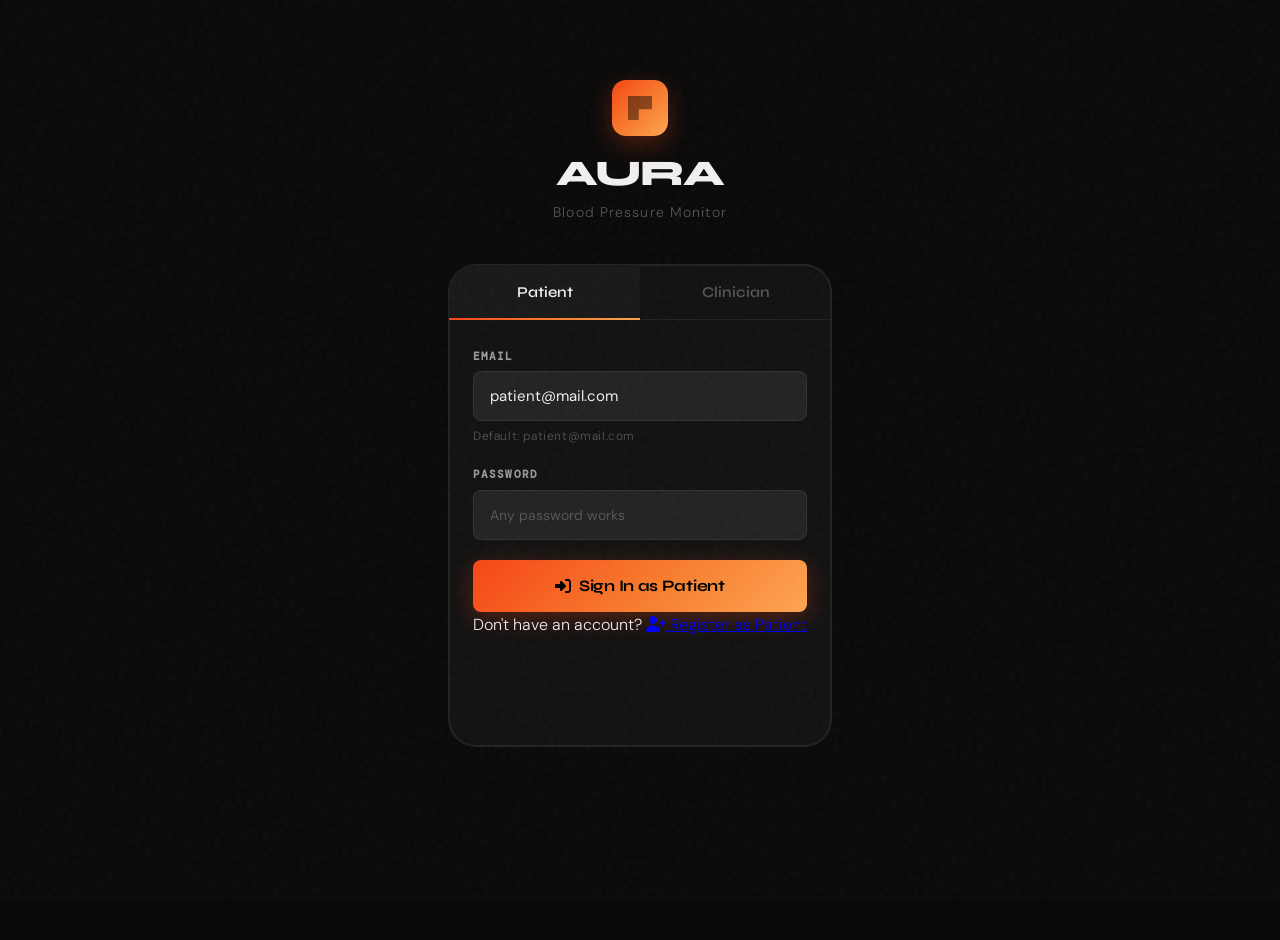
<file: index.html>
<!DOCTYPE html>
<html lang="en">
<head>
    <meta charset="UTF-8">
    <meta name="viewport" content="width=device-width, initial-scale=1.0">
    <meta name="theme-color" content="#f64515">
    <meta name="description" content="R-LIVING - Professional blood pressure monitoring for patients and clinicians">
    <meta name="apple-mobile-web-app-capable" content="yes">
    <meta name="apple-mobile-web-app-status-bar-style" content="black-translucent">
    <meta name="apple-mobile-web-app-title" content="R-LIVING">
    <link rel="icon" type="image/svg+xml" href="data:image/svg+xml,<svg xmlns='http://www.w3.org/2000/svg' viewBox='0 0 192 192'><rect width='192' height='192' fill='%23f64515' rx='45'/><text x='96' y='106' font-size='96' font-weight='bold' fill='%23fff' text-anchor='middle' font-family='Syne'>A</text></svg>">
    <link rel="manifest" href="/manifest.json">
    <link rel="preconnect" href="https://fonts.googleapis.com">
    <link rel="preconnect" href="https://fonts.gstatic.com" crossorigin>
    <link href="https://fonts.googleapis.com/css2?family=Syne:wght@400;600;700;800&family=DM+Sans:ital,wght@0,300;0,400;0,500;1,300&family=DM+Mono:wght@300;400;500&display=swap" rel="stylesheet">
    <link rel="stylesheet" href="https://cdnjs.cloudflare.com/ajax/libs/font-awesome/6.4.0/css/all.min.css">
    <link rel="stylesheet" href="css/style.css">
    <title>AURA — Login</title>
</head>
<body>

<main class="page-container">
<section id="login-page" class="page active login-page">
    <div class="login-container">
        <div class="login-header">
            <div class="logo-mark"></div>
            <h1>AURA</h1>
            <p class="tagline">Blood Pressure Monitor</p>
        </div>

        <div class="login-form-wrapper">
            <div class="form-tabs">
                <button class="tab-btn active" data-tab="patient">Patient</button>
                <button class="tab-btn" data-tab="clinician">Clinician</button>
            </div>

            <form id="patientLoginForm" class="login-form active">
                <div class="form-group">
                    <label for="patientEmail">Email</label>
                    <input type="email" id="patientEmail" placeholder="patient@mail.com" value="patient@mail.com" required>
                    <small>Default: patient@mail.com</small>
                </div>
                <div class="form-group">
                    <label for="patientPassword">Password</label>
                    <input type="password" id="patientPassword" placeholder="Any password works" required>
                </div>
                <button type="submit" class="btn-primary">
                    <i class="fas fa-sign-in-alt"></i> Sign In as Patient
                </button>
                 <div class="register-prompt">
                            <span>Don't have an account?</span>
                            <a href="signup.html?role=patient" class="register-link">
                                <i class="fas fa-user-plus"></i> Register as Patient
                            </a>
                        </div>
                        
                        <p class="form-message" id="patientMessage"></p>
                    </form>
                <p class="form-message" id="patientMessage"></p>
            </form>

            <form id="clinicianLoginForm" class="login-form">
                <div class="form-group">
                    <label for="clinicianEmail">Email</label>
                    <input type="email" id="clinicianEmail" placeholder="clinician@aura.com" value="clinician@aura.com" required>
                    <small>Your clinic email address</small>
                </div>
                <div class="form-group">
                    <label for="clinicianPassword">Password</label>
                    <input type="password" id="clinicianPassword" placeholder="Enter password" required>
                    
                </div>
                <button type="submit" class="btn-primary">
                    <i class="fas fa-stethoscope"></i> Sign In as Clinician
                </button>
                <p class="form-message" id="clinicianMessage"></p>
            </form>
        </div>

        
    </div>
</section>
</main>

<script src="js/auth.js"></script>
<script>
  if ('serviceWorker' in navigator) {
    window.addEventListener('load', () => {
      navigator.serviceWorker.register('/service-worker.js').then((registration) => {
        console.log('Service Worker registered:', registration);
      }).catch((err) => {
        console.log('Service Worker registration failed:', err);
      });
    });
  }
</script>
</body>
</html>
</file>
<file: css/style.css>
:root {
    /* Core palette */
    --black:       #090909;
    --surface:     #111111;
    --surface-2:   #181818;
    --surface-3:   #222222;
    --border:      rgba(255,255,255,0.07);
    --border-2:    rgba(255,255,255,0.12);

    /* Brand fire */
    --fire-1:      #f64515;
    --fire-2:      #f87d2d;
    --fire-3:      #fea452;
    --gradient:    linear-gradient(135deg, #f64515 0%, #f87d2d 55%, #fea452 100%);
    --gradient-glow: 0 0 40px rgba(246,69,21,0.25);

    /* Status */
    --green:       #22c55e;
    --green-glow:  rgba(34,197,94,0.2);
    --yellow:      #f59e0b;
    --yellow-glow: rgba(245,158,11,0.2);
    --red:         #ef4444;
    --red-glow:    rgba(239,68,68,0.2);

    /* Text */
    --text:        #f0f0f0;
    --text-2:      #999;
    --text-3:      #555;

    /* Layout */
    --font-display: 'Syne', sans-serif;
    --font-body:    'DM Sans', sans-serif;
    --font-mono:    'DM Mono', monospace;
    --nav-h:        72px;
    --radius-sm:    8px;
    --radius-md:    14px;
    --radius-lg:    20px;
    --radius-xl:    28px;
}

/* ══════════════════════════════════════════
   RESET
══════════════════════════════════════════ */
*, *::before, *::after { box-sizing: border-box; margin: 0; padding: 0; }
html { scroll-behavior: smooth; }

body {
    font-family: var(--font-body);
    background: var(--black);
    color: var(--text);
    line-height: 1.6;
    min-height: 100vh;
    padding-bottom: calc(var(--nav-h) + 16px);
    font-weight: 300;
    overflow-x: hidden;
}

/* Noise grain overlay */
body::after {
    content: '';
    position: fixed;
    inset: 0;
    background-image: url("data:image/svg+xml,%3Csvg viewBox='0 0 200 200' xmlns='http://www.w3.org/2000/svg'%3E%3Cfilter id='n'%3E%3CfeTurbulence type='fractalNoise' baseFrequency='0.85' numOctaves='4' stitchTiles='stitch'/%3E%3C/filter%3E%3Crect width='100%25' height='100%25' filter='url(%23n)' opacity='0.035'/%3E%3C/svg%3E");
    pointer-events: none;
    z-index: 9999;
}

/* ══════════════════════════════════════════
   PAGE SYSTEM
══════════════════════════════════════════ */
.page { display: none; }
.page.active { display: block; animation: slideUp 0.35s cubic-bezier(0.22,1,0.36,1); }

@keyframes slideUp {
    from { opacity: 0; transform: translateY(16px); }
    to   { opacity: 1; transform: translateY(0); }
}

.container {
    max-width: 480px;
    margin: 0 auto;
    padding: 0 20px;
}

/* ══════════════════════════════════════════
   BOTTOM NAV
══════════════════════════════════════════ */
.bottom-nav {
    position: fixed;
    bottom: 0;
    left: 0;
    right: 0;
    height: var(--nav-h);
    background: rgba(14,14,14,0.92);
    backdrop-filter: blur(20px);
    -webkit-backdrop-filter: blur(20px);
    border-top: 1px solid var(--border);
    display: flex;
    justify-content: space-around;
    align-items: center;
    z-index: 1000;
    padding: 0 8px;
}

.nav-item {
    display: flex;
    flex-direction: column;
    align-items: center;
    gap: 4px;
    text-decoration: none;
    color: var(--text-3);
    padding: 12px 20px;
    border-radius: var(--radius-md);
    transition: all 0.2s ease;
    flex: 1;
    position: relative;
}

.nav-item i { font-size: 1.2rem; transition: all 0.2s; }
.nav-item span { font-size: 0.65rem; font-family: var(--font-mono); letter-spacing: 0.05em; text-transform: uppercase; }

.nav-item.active {
    color: var(--fire-2);
}

.nav-item.active::before {
    content: '';
    position: absolute;
    top: 0;
    left: 50%;
    transform: translateX(-50%);
    width: 32px;
    height: 2px;
    background: var(--gradient);
    border-radius: 0 0 4px 4px;
}

.nav-item:hover:not(.active) { color: var(--text-2); }

/* ══════════════════════════════════════════
   HOME PAGE — HERO
══════════════════════════════════════════ */
.hero-section {
    position: relative;
    min-height: 100svh;
    display: flex;
    flex-direction: column;
    overflow: hidden;
}

/* Full-bleed hero image */
.hero-bg {
    position: absolute;
    inset: 0;
    background:
        linear-gradient(to bottom, rgba(9,9,9,0.2) 0%, rgba(9,9,9,0.7) 55%, rgba(9,9,9,1) 85%),
        url('https://images.unsplash.com/photo-1576091160550-2173dba999ef?w=900&q=80&auto=format&fit=crop') center/cover no-repeat;
    z-index: 0;
}

/* Ambient glow orb */
.hero-bg::after {
    content: '';
    position: absolute;
    top: 10%;
    right: -10%;
    width: 50vw;
    height: 50vw;
    background: radial-gradient(circle, rgba(246,69,21,0.22) 0%, transparent 65%);
    pointer-events: none;
}

.hero-content {
    position: relative;
    z-index: 2;
    flex: 1;
    display: flex;
    flex-direction: column;
    padding: 0 24px;
}

/* App header top bar */
.app-header {
    display: flex;
    align-items: center;
    justify-content: space-between;
    padding: 56px 0 0;
}

.logo-lockup {
    display: flex;
    align-items: center;
    gap: 10px;
}

.logo-mark {
    width: 36px;
    height: 36px;
    background: var(--gradient);
    border-radius: 10px;
    display: grid;
    place-items: center;
    position: relative;
    box-shadow: 0 4px 16px rgba(246,69,21,0.35);
}

.logo-mark::before {
    content: '';
    width: 16px;
    height: 16px;
    background: rgba(0,0,0,0.45);
    clip-path: polygon(0 0, 100% 0, 100% 55%, 45% 55%, 45% 100%, 0 100%);
}

.logo-name {
    font-family: var(--font-display);
    font-weight: 800;
    font-size: 20px;
    letter-spacing: -0.5px;
    color: var(--text);
}

.header-badge {
    font-family: var(--font-mono);
    font-size: 10px;
    color: var(--text-2);
    border: 1px solid var(--border-2);
    padding: 5px 12px;
    border-radius: 100px;
    letter-spacing: 0.08em;
    backdrop-filter: blur(8px);
}

/* Hero text block */
.hero-text-block {
    margin-top: auto;
    padding-bottom: 8px;
}

.hero-eyebrow {
    font-family: var(--font-mono);
    font-size: 11px;
    color: var(--fire-2);
    letter-spacing: 0.15em;
    text-transform: uppercase;
    margin-bottom: 16px;
    display: flex;
    align-items: center;
    gap: 10px;
}
.hero-eyebrow::before { content: ''; width: 24px; height: 1px; background: var(--fire-2); }

.hero-title {
    font-family: var(--font-display);
    font-weight: 800;
    font-size: clamp(40px, 11vw, 56px);
    line-height: 0.95;
    letter-spacing: -2.5px;
    margin-bottom: 20px;
    color: var(--text);
}

.hero-title .g {
    background: var(--gradient);
    -webkit-background-clip: text;
    -webkit-text-fill-color: transparent;
    background-clip: text;
}

.hero-sub {
    font-size: 15px;
    color: rgba(240,240,240,0.6);
    line-height: 1.65;
    margin-bottom: 36px;
    max-width: 320px;
    font-weight: 300;
}

/* Registration form */
.register-form {
    background: rgba(17,17,17,0.8);
    border: 1px solid var(--border-2);
    border-radius: var(--radius-xl);
    padding: 28px 24px;
    backdrop-filter: blur(24px);
    -webkit-backdrop-filter: blur(24px);
    margin-bottom: 0;
}

.form-row {
    margin-bottom: 14px;
}

.form-label {
    font-family: var(--font-mono);
    font-size: 10px;
    color: var(--text-3);
    letter-spacing: 0.1em;
    text-transform: uppercase;
    display: block;
    margin-bottom: 8px;
}

.form-input {
    width: 100%;
    background: var(--surface-3);
    border: 1px solid var(--border);
    border-radius: var(--radius-sm);
    padding: 14px 16px;
    font-family: var(--font-body);
    font-size: 15px;
    color: var(--text);
    outline: none;
    transition: border-color 0.2s, box-shadow 0.2s;
}

.form-input::placeholder { color: var(--text-3); }

.form-input:focus {
    border-color: rgba(248,125,45,0.5);
    box-shadow: 0 0 0 3px rgba(248,125,45,0.1);
}

.btn-primary {
    width: 100%;
    height: clamp(44px, 10vw, 52px);
    background: var(--gradient);
    border: none;
    border-radius: var(--radius-sm);
    font-family: var(--font-display);
    font-weight: 700;
    font-size: clamp(13px, 3vw, 15px);
    letter-spacing: -0.3px;
    color: #000;
    cursor: pointer;
    transition: all 0.2s;
    display: flex;
    align-items: center;
    justify-content: center;
    gap: 8px;
    box-shadow: 0 4px 24px rgba(246,69,21,0.3);
    margin-top: 6px;
}

.btn-primary:hover {
    transform: translateY(-1px);
    box-shadow: 0 8px 32px rgba(246,69,21,0.4);
}

.btn-primary:active { transform: translateY(0); }


.form-hint {
    font-family: var(--font-mono);
    font-size: 11px;
    color: var(--text-3);
    text-align: center;
    margin-top: 14px;
    min-height: 16px;
}

/* Feature cards row */
.feature-strip {
    padding: 32px 24px 0;
    display: grid;
    grid-template-columns: repeat(3, 1fr);
    gap: 10px;
    position: relative;
    z-index: 2;
}

.feat-card {
    background: var(--surface);
    border: 1px solid var(--border);
    border-radius: var(--radius-md);
    padding: 16px 14px;
    text-align: center;
    transition: all 0.2s;
}

.feat-card:hover {
    border-color: rgba(248,125,45,0.25);
    transform: translateY(-2px);
}

.feat-icon {
    width: 36px;
    height: 36px;
    background: var(--gradient);
    border-radius: 10px;
    display: grid;
    place-items: center;
    margin: 0 auto 10px;
    font-size: 0.85rem;
    color: #000;
}

.feat-card h4 {
    font-family: var(--font-display);
    font-weight: 700;
    font-size: 12px;
    letter-spacing: -0.2px;
    margin-bottom: 4px;
    color: var(--text);
}

.feat-card p {
    font-size: 11px;
    color: var(--text-3);
    line-height: 1.5;
    margin: 0;
}

/* ══════════════════════════════════════════
   ROOK CALLBACK PAGE
══════════════════════════════════════════ */
#rook-callback-page .hero {
    display: flex;
    flex-direction: column;
    align-items: center;
    justify-content: center;
    min-height: 80svh;
    gap: 20px;
    text-align: center;
}

#rook-callback-page .spinner-ring {
    width: 64px;
    height: 64px;
    border: 3px solid var(--border);
    border-top-color: var(--fire-2);
    border-radius: 50%;
    animation: spin 0.8s linear infinite;
}

@keyframes spin { to { transform: rotate(360deg); } }

/* ══════════════════════════════════════════
   DASHBOARD PAGE
══════════════════════════════════════════ */
.page-top {
    padding: clamp(40px, 8vw, 52px) clamp(16px, 4vw, 24px) clamp(16px, 4vw, 24px);
    display: flex;
    justify-content: space-between;
    align-items: flex-start;
    gap: 12px;
}

.page-top-left .greeting {
    font-family: var(--font-body);
    font-size: clamp(10px, 2.5vw, 11px);
    color: var(--text-3);
    letter-spacing: 0.1em;
    text-transform: uppercase;
    margin-bottom: 4px;
    font-weight: 500;
}

.page-top-left h2 {
    font-family: 'Syne', sans-serif;
    font-weight: 800;
    font-size: clamp(28px, 7vw, 32px);
    letter-spacing: -1px;
    line-height: 1;
    color: var(--text);
}

.date-chip {
    font-family: var(--font-body);
    font-size: clamp(11px, 2.5vw, 12px);
    color: var(--text-3);
    border: 1px solid var(--border);
    padding: clamp(6px, 2vw, 8px) clamp(10px, 3vw, 12px);
    border-radius: 100px;
    white-space: nowrap;
    font-weight: 500;
}

/* Hero BP card */
.bp-hero-card {
    margin: 0 clamp(12px, 3vw, 20px) clamp(12px, 3vw, 20px);
    border-radius: var(--radius-xl);
    overflow: hidden;
    position: relative;
    min-height: clamp(180px, 40vw, 220px);
}

.bp-hero-content {
    position: relative;
    z-index: 2;
    padding: clamp(20px, 5vw, 28px);
    display: flex;
    flex-direction: column;
    height: 100%;
    min-height: clamp(180px, 40vw, 220px);
}

.bp-reading-big .bp-value {
    font-family: 'Syne', sans-serif;
    font-weight: 800;
    font-size: clamp(52px, 16vw, 76px);
    letter-spacing: -2px;
    line-height: 1;
    color: var(--text);
    background: var(--gradient);
    -webkit-background-clip: text;
    -webkit-text-fill-color: transparent;
    background-clip: text;
    display: block;
}

.bp-reading-big .bp-unit {
    font-family: 'DM Sans', sans-serif;
    font-size: clamp(16px, 4vw, 19px);
    color: var(--text);
    letter-spacing: 0.1em;
    text-transform: uppercase;
    display: block;
    margin-top: 8px;
    font-weight: 600;
}

.bp-reading-big .bp-label {
    font-family: 'DM Sans', sans-serif;
    font-size: clamp(13px, 3vw, 15px);
    color: var(--text-3);
    letter-spacing: 0.05em;
    display: block;
    margin-top: 4px;
    font-weight: 400;
}

.bp-meta-row {
    display: flex;
    align-items: center;
    gap: clamp(12px, 3vw, 16px);
    margin-top: clamp(12px, 3vw, 16px);
}

.bp-meta-item {
    display: flex;
    align-items: center;
    gap: 6px;
    font-family: var(--font-body);
    font-size: clamp(11px, 2.5vw, 12px);
    color: var(--text-2);
    font-weight: 500;
}

/* Section blocks */
.section-block {
    margin: 0 clamp(12px, 3vw, 20px) clamp(16px, 4vw, 20px);
    background: var(--surface);
    border: 1px solid var(--border);
    border-radius: var(--radius-xl);
    overflow: hidden;
}

.section-head {
    display: flex;
    justify-content: space-between;
    align-items: center;
    padding: clamp(16px, 4vw, 20px) clamp(16px, 4vw, 22px);
    border-bottom: 1px solid var(--border);
    gap: 8px;
    flex-wrap: wrap;
}

.section-head h3 {
    font-family: 'Syne', sans-serif;
    font-weight: 700;
    font-size: clamp(16px, 4vw, 19px);
    letter-spacing: -0.5px;
    color: var(--text);
    margin: 0;
}

/* Chart area */
.chart-wrap {
    padding: clamp(18px, 4vw, 24px) clamp(14px, 3vw, 18px);
    min-height: clamp(160px, 45vw, 200px);
}

/* Reading list */
.reading-item {
    display: flex;
    align-items: center;
    justify-content: space-between;
    padding: clamp(16px, 4vw, 20px) clamp(16px, 4vw, 22px);
    border-bottom: 1px solid var(--border);
    transition: background 0.15s;
    gap: 12px;
    flex-wrap: wrap;
}

.reading-item:last-child { border-bottom: none; }
.reading-item:hover { background: var(--surface-2); }

.reading-bp {
    font-family: 'Syne', sans-serif;
    font-weight: 700;
    font-size: clamp(20px, 5vw, 28px);
    letter-spacing: -0.5px;
    color: var(--text);
    margin-bottom: 2px;
    display: block;
}

.reading-time {
    font-family: 'DM Sans', sans-serif;
    font-size: clamp(12px, 2.8vw, 13px);
    color: var(--text-3);
    font-weight: 400;
    display: block;
}

/* Alert items */
.alert-item {
    display: flex;
    align-items: flex-start;
    gap: clamp(12px, 3vw, 14px);
    padding: clamp(14px, 3vw, 18px) clamp(16px, 4vw, 22px);
    border-bottom: 1px solid var(--border);
    flex-wrap: wrap;
}

.alert-item:last-child { border-bottom: none; }

/* Status badge for readings */
.status-badge {
    display: inline-block;
    padding: clamp(6px, 1.5vw, 8px) clamp(10px, 2.5vw, 12px);
    border-radius: 6px;
    font-family: 'DM Sans', sans-serif;
    font-size: clamp(10px, 2.5vw, 11px);
    letter-spacing: 0.08em;
    text-transform: uppercase;
    border: 1px solid;
    font-weight: 600;
    white-space: nowrap;
}

.status-badge.normal   { color: #4ade80; border-color: #4ade80; background: transparent; }
.status-badge.elevated { color: #fbbf24; border-color: #fbbf24; background: transparent; }
.status-badge.high     { color: #fb923c; border-color: #fb923c;  background: transparent; }
.status-badge.crisis   { color: #f87171; border-color: #f87171; background: transparent; }

/* FAB */
.fab {
    position: fixed;
    bottom: calc(var(--nav-h) + 20px);
    right: 20px;
    width: 56px;
    height: 56px;
    border-radius: 50%;
    background: var(--gradient);
    color: #000;
    border: none;
    box-shadow: 0 6px 24px rgba(246,69,21,0.4);
    cursor: pointer;
    display: grid;
    place-items: center;
    font-size: 1.3rem;
    z-index: 999;
    transition: all 0.2s;
}

.fab:hover { transform: scale(1.08); box-shadow: 0 8px 32px rgba(246,69,21,0.5); }

/* ══════════════════════════════════════════
   CLINICIAN PAGE
══════════════════════════════════════════ */

/* Image banner for clinician */
.clinician-banner {
    position: relative;
    height: 180px;
    margin: 0 0 -40px 0;
    overflow: hidden;
}

.clinician-banner img {
    width: 100%;
    height: 100%;
    object-fit: cover;
}

.clinician-banner::after {
    content: '';
    position: absolute;
    inset: 0;
    background: linear-gradient(to bottom, rgba(9,9,9,0.3) 0%, rgba(9,9,9,1) 100%);
}

.clinician-banner-text {
    position: absolute;
    bottom: 52px;
    left: 24px;
    z-index: 2;
}

.clinician-banner-text h2 {
    font-family: var(--font-display);
    font-weight: 800;
    font-size: 28px;
    letter-spacing: -1px;
    color: var(--text);
    margin: 0;
}

.clinician-banner-text p {
    font-family: var(--font-mono);
    font-size: 11px;
    color: var(--text-3);
    margin: 4px 0 0;
    letter-spacing: 0.06em;
}

/* Patient cards */
.patient-card {
    margin: 0 20px 12px;
    background: var(--surface);
    border: 1px solid var(--border);
    border-radius: var(--radius-xl);
    overflow: hidden;
    transition: all 0.2s;
}

.patient-card:hover { border-color: var(--border-2); transform: translateY(-1px); }

.patient-card.status-red   { border-left: 3px solid var(--fire-1); }
.patient-card.status-yellow { border-left: 3px solid var(--yellow); }
.patient-card.status-green  { border-left: 3px solid var(--green); }

.patient-card-header {
    display: flex;
    align-items: center;
    gap: 14px;
    padding: 18px 20px;
}

.patient-avatar {
    width: 44px;
    height: 44px;
    border-radius: 50%;
    background: var(--gradient);
    display: grid;
    place-items: center;
    font-family: var(--font-display);
    font-weight: 800;
    font-size: 16px;
    color: #000;
    flex-shrink: 0;
}

.patient-name {
    font-family: var(--font-display);
    font-weight: 700;
    font-size: 16px;
    letter-spacing: -0.3px;
    color: var(--text);
    margin-bottom: 2px;
}

.patient-phone {
    font-family: var(--font-mono);
    font-size: 12px;
    color: var(--text-3);
}

.patient-bp-display {
    margin-left: auto;
    text-align: right;
}

.patient-bp-val {
    font-family: var(--font-display);
    font-weight: 800;
    font-size: 22px;
    letter-spacing: -1px;
    background: var(--gradient);
    -webkit-background-clip: text;
    -webkit-text-fill-color: transparent;
    background-clip: text;
}

.patient-bp-unit {
    font-family: var(--font-mono);
    font-size: 10px;
    color: var(--text-3);
    display: block;
}

/* Expanded patient detail */
.patient-detail {
    display: none;
    padding: 0 20px 20px;
    border-top: 1px solid var(--border);
}

.patient-detail.open { display: block; }

.detail-row {
    display: flex;
    justify-content: space-between;
    padding: 10px 0;
    border-bottom: 1px solid var(--border);
    font-size: 13px;
    color: var(--text-2);
}

.detail-row:last-child { border-bottom: none; }

.detail-row strong {
    font-family: var(--font-mono);
    font-size: 11px;
    color: var(--text-3);
    text-transform: uppercase;
    letter-spacing: 0.06em;
    font-weight: 400;
}

.btn-reviewed {
    margin-top: 14px;
    width: 100%;
    height: 42px;
    background: var(--surface-3);
    border: 1px solid var(--border-2);
    border-radius: var(--radius-sm);
    color: var(--text-2);
    font-family: var(--font-mono);
    font-size: 12px;
    letter-spacing: 0.06em;
    cursor: pointer;
    transition: all 0.2s;
    display: flex;
    align-items: center;
    justify-content: center;
    gap: 8px;
}

.btn-reviewed:hover { background: rgba(34,197,94,0.1); color: #4ade80; border-color: rgba(74,222,128,0.3); }

/* ══════════════════════════════════════════
   PROFILE PAGE
══════════════════════════════════════════ */
.profile-hero {
    position: relative;
    height: 220px;
    margin-bottom: 0;
}

.profile-hero-img {
    width: 100%;
    height: 100%;
    object-fit: cover;
}

.profile-hero::after {
    content: '';
    position: absolute;
    inset: 0;
    background: linear-gradient(to bottom, rgba(9,9,9,0.2) 0%, rgba(9,9,9,1) 100%);
}

.profile-avatar-wrap {
    position: absolute;
    bottom: -24px;
    left: 24px;
    z-index: 2;
}

.avatar {
    width: 72px;
    height: 72px;
    background: var(--gradient);
    border-radius: 50%;
    display: grid;
    place-items: center;
    font-family: var(--font-display);
    font-weight: 800;
    font-size: 24px;
    color: #000;
    border: 3px solid var(--black);
    box-shadow: 0 4px 20px rgba(246,69,21,0.3);
}

.profile-info {
    padding: 40px 24px 20px;
}

.profile-info h2 {
    font-family: var(--font-display);
    font-weight: 800;
    font-size: 24px;
    letter-spacing: -0.8px;
    margin-bottom: 2px;
}

.profile-subtitle {
    font-family: var(--font-mono);
    font-size: 12px;
    color: var(--text-3);
    letter-spacing: 0.05em;
    margin: 0;
}

/* Profile sections */
.profile-section-block {
    margin: 0 20px 16px;
    background: var(--surface);
    border: 1px solid var(--border);
    border-radius: var(--radius-xl);
    overflow: hidden;
}

.profile-section-head {
    padding: 18px 22px;
    border-bottom: 1px solid var(--border);
    font-family: var(--font-mono);
    font-size: 11px;
    color: var(--text-3);
    letter-spacing: 0.1em;
    text-transform: uppercase;
    display: flex;
    align-items: center;
    gap: 8px;
}

.setting-item {
    display: flex;
    justify-content: space-between;
    align-items: center;
    padding: 18px 22px;
    border-bottom: 1px solid var(--border);
}

.setting-item:last-child { border-bottom: none; }

.setting-info h4 {
    font-family: var(--font-display);
    font-weight: 600;
    font-size: 15px;
    letter-spacing: -0.3px;
    margin-bottom: 2px;
    color: var(--text);
}

.setting-info p {
    font-size: 13px;
    color: var(--text-3);
    margin: 0;
}

/* Toggle switch */
.switch {
    position: relative;
    display: inline-block;
    width: 50px;
    height: 28px;
    flex-shrink: 0;
}

.switch input { opacity: 0; width: 0; height: 0; }

.slider {
    position: absolute;
    cursor: pointer;
    inset: 0;
    background: var(--surface-3);
    border: 1px solid var(--border-2);
    border-radius: 100px;
    transition: 0.25s;
}

.slider::before {
    content: '';
    position: absolute;
    height: 20px;
    width: 20px;
    left: 3px;
    bottom: 3px;
    background: var(--text-3);
    border-radius: 50%;
    transition: 0.25s;
}

input:checked + .slider { background: rgba(34,197,94,0.2); border-color: rgba(74,222,128,0.4); }
input:checked + .slider::before { transform: translateX(22px); background: #4ade80; }

/* ══════════════════════════════════════════
   MODAL
══════════════════════════════════════════ */
.modal {
    display: none;
    position: fixed;
    inset: 0;
    background: rgba(0,0,0,0.8);
    backdrop-filter: blur(8px);
    z-index: 2000;
    align-items: flex-end;
    justify-content: center;
}

.modal.active { display: flex; }

.modal-content {
    background: var(--surface);
    border: 1px solid var(--border-2);
    border-radius: var(--radius-xl) var(--radius-xl) 0 0;
    max-width: 480px;
    width: 100%;
    max-height: 85svh;
    overflow-y: auto;
    animation: sheetUp 0.3s cubic-bezier(0.22,1,0.36,1);
}

@keyframes sheetUp {
    from { transform: translateY(100%); }
    to { transform: translateY(0); }
}

.modal-handle {
    width: 36px;
    height: 4px;
    background: var(--border-2);
    border-radius: 100px;
    margin: 14px auto 0;
}

.modal-header {
    display: flex;
    justify-content: space-between;
    align-items: center;
    padding: 16px 24px;
    border-bottom: 1px solid var(--border);
}

.modal-header h3 {
    font-family: var(--font-display);
    font-weight: 700;
    font-size: 18px;
    letter-spacing: -0.5px;
    margin: 0;
}

.modal-close {
    width: 32px;
    height: 32px;
    background: var(--surface-3);
    border: 1px solid var(--border);
    border-radius: 50%;
    color: var(--text-2);
    cursor: pointer;
    display: grid;
    place-items: center;
    font-size: 1rem;
    transition: all 0.2s;
}

.modal-close:hover { background: var(--surface-2); color: var(--text); }

.modal-body {
    padding: 24px;
}

.privacy-content h4 {
    font-family: var(--font-display);
    font-weight: 700;
    font-size: 15px;
    letter-spacing: -0.3px;
    margin-bottom: 8px;
    margin-top: 20px;
    color: var(--fire-2);
}

.privacy-content h4:first-child { margin-top: 0; }

.privacy-content p {
    font-size: 14px;
    color: var(--text-3);
    line-height: 1.65;
    margin-bottom: 0;
}

.privacy-actions {
    margin-top: 28px;
}

/* ══════════════════════════════════════════
   UTILITIES
══════════════════════════════════════════ */
.empty-state {
    text-align: center;
    font-family: var(--font-mono);
    font-size: 12px;
    color: var(--text-3);
    padding: 36px 20px;
    letter-spacing: 0.05em;
}

h1,h2,h3,h4,h5 { line-height: 1.2; }

:focus-visible {
    outline: 2px solid rgba(248,125,45,0.6);
    outline-offset: 2px;
}

::-webkit-scrollbar { width: 4px; }
::-webkit-scrollbar-track { background: transparent; }
::-webkit-scrollbar-thumb { background: var(--surface-3); border-radius: 100px; }
/* ══════════════════════════════════════════
   LOGIN PAGE
══════════════════════════════════════════ */
.login-page {
    display: flex;
    align-items: center;
    justify-content: center;
    min-height: 100vh;
    padding: 20px;
    background: var(--black);
}

.login-container {
    width: 100%;
    max-width: 420px;
    padding: 20px 0;
}

.login-header {
    text-align: center;
    margin-bottom: 40px;
}

.login-header .logo-mark {
    width: 56px;
    height: 56px;
    margin: 0 auto 16px;
}

.login-header h1 {
    font-family: var(--font-display);
    font-weight: 800;
    font-size: clamp(28px, 8vw, 36px);
    letter-spacing: -1px;
    color: var(--text);
    margin: 0 0 6px;
}

.login-header .tagline {
    font-family: var(--font-body);
    font-size: clamp(12px, 3vw, 14px);
    color: var(--text-3);
    letter-spacing: 0.08em;
    margin: 0;
}

.login-form-wrapper {
    background: var(--surface);
    border: 1px solid var(--border);
    border-radius: var(--radius-xl);
    overflow: hidden;
    box-shadow: inset 0 0 0 1px var(--border);
}

.form-tabs {
    display: grid;
    grid-template-columns: 1fr 1fr;
    border-bottom: 1px solid var(--border);
}

.tab-btn {
    padding: clamp(12px, 4vw, 16px);
    background: none;
    border: none;
    font-family: var(--font-body);
    font-size: clamp(12px, 3vw, 14px);
    color: var(--text-3);
    cursor: pointer;
    transition: all 0.2s;
    position: relative;
    font-weight: 500;
}

.tab-btn.active {
    color: var(--text);
    background: var(--surface-2);
}

.tab-btn.active::after {
    content: '';
    position: absolute;
    bottom: -1px;
    left: 0;
    right: 0;
    height: 2px;
    background: var(--fire-2);
}

.login-form {
    display: none;
    padding: clamp(20px, 5vw, 28px) clamp(16px, 4vw, 24px);
}

.login-form.active { display: block; }

.form-group {
    margin-bottom: clamp(18px, 4vw, 24px);
}

.form-group label {
    display: block;
    font-family: 'DM Sans', sans-serif;
    font-size: clamp(12px, 3vw, 13px);
    color: var(--text-3);
    letter-spacing: 0.08em;
    text-transform: uppercase;
    margin-bottom: 8px;
    font-weight: 600;
}

.form-group input {
    width: 100%;
    padding: clamp(11px, 3vw, 14px) clamp(12px, 3vw, 16px);
    background: var(--surface-3);
    border: 1px solid var(--border);
    border-radius: var(--radius-sm);
    font-family: 'DM Sans', sans-serif;
    font-size: clamp(14px, 3.5vw, 15px);
    color: var(--text);
    outline: none;
    transition: all 0.2s;
}

.form-group input::placeholder { 
    color: var(--text-3);
    font-size: clamp(13px, 3vw, 15px);
}

.form-group input:focus {
    border-color: rgba(248,125,45,0.5);
    box-shadow: 0 0 0 3px rgba(248,125,45,0.1);
}

.form-group small {
    display: block;
    font-family: 'DM Sans', sans-serif;
    font-size: clamp(11px, 2.5vw, 12px);
    color: var(--text-3);
    margin-top: 6px;
    letter-spacing: 0.05em;
}

.form-message {
    font-family: var(--font-body);
    font-size: clamp(10px, 2.5vw, 11px);
    color: var(--fire-2);
    text-align: center;
    min-height: 16px;
    margin-top: 12px;
}

.login-footer {
    text-align: center;
    padding: clamp(12px, 3vw, 16px);
    font-family: var(--font-body);
    font-size: clamp(10px, 2.5vw, 11px);
    color: var(--text-3);
}


/* Patient cards in clinician view */
.patient-card {
    margin: 0 0 12px 0;
    background: var(--surface);
    border: 1px solid var(--border);
    border-radius: var(--radius-xl);
    padding: 20px;
    cursor: pointer;
    transition: all 0.2s;
}

.patient-card:hover {
    border-color: var(--border-2);
    transform: translateY(-1px);
}

.patient-card.critical {
    border: 2px solid var(--red);
    background: var(--surface);
}

.patient-card.critical h4,
.patient-card.critical p {
    color: inherit;
}

.patient-card.high {
    border: 2px solid var(--fire-1);
    background: var(--surface);
}

.patient-card.high h4,
.patient-card.high p {
    color: inherit;
}

.patient-card.elevated {
    border: 2px solid var(--yellow);
    background: var(--surface);
}

.patient-card.elevated h4,
.patient-card.elevated p {
    color: inherit;
}

.patient-card.normal {
    border: 2px solid var(--green);
    background: var(--surface);
}

.patient-card h4 {
    font-family: var(--font-display);
    font-weight: 700;
    font-size: 16px;
    letter-spacing: -0.3px;
    margin: 0 0 4px;
    color: var(--text);
}

.patient-card p {
    font-size: 12px;
    color: var(--text-3);
    margin: 0;
}

.risk-badge {
    display: inline-block;
    padding: 4px 8px;
    border-radius: 6px;
    font-family: var(--font-mono);
    font-size: 10px;
    letter-spacing: 0.08em;
    text-transform: uppercase;
    font-weight: 600;
}

.risk-badge.critical {
    background: transparent;
    color: #f87171;
    border: 1px solid #f87171;
}

.risk-badge.high {
    background: transparent;
    color: #fb923c;
    border: 1px solid #fb923c;
}

.risk-badge.elevated {
    background: transparent;
    color: #fbbf24;
    border: 1px solid #fbbf24;
}

.risk-badge.normal {
    background: transparent;
    color: #4ade80;
    border: 1px solid #4ade80;
}

.patient-details {
    background: var(--surface-2);
    border-radius: var(--radius-md);
    padding: 14px;
    margin-top: 12px;
}

.patient-details h5 {
    font-family: var(--font-display);
    font-weight: 700;
    font-size: 13px;
    color: var(--text-2);
    margin: 0 0 8px;
    text-transform: uppercase;
    letter-spacing: 0.05em;
}

.empty-state {
    text-align: center;
    padding: 20px;
    color: var(--text-3);
    font-size: 13px;
}

.btn-primary.danger {
    background: linear-gradient(135deg, var(--red), #ef4444);
}

.btn-primary.danger:hover {
    box-shadow: 0 8px 32px rgba(239,68,68,0.4);
}

/* ══════════════════════════════════════════
   RESPONSIVE TEXT & SPACING
══════════════════════════════════════════ */

.data-source-item {
    display: flex;
    align-items: flex-start;
    gap: clamp(12px, 3vw, 16px);
    padding: clamp(14px, 3vw, 16px);
    background: var(--surface-2);
    border-radius: var(--radius-md);
    border: 1px solid var(--border);
}

.data-source-item i {
    font-size: clamp(20px, 5vw, 24px);
    color: var(--fire-2);
    flex-shrink: 0;
    margin-top: 2px;
}

.data-source-item h4 {
    font-family: 'Syne', sans-serif;
    font-weight: 700;
    font-size: clamp(13px, 3.5vw, 15px);
    color: var(--text);
    margin: 0 0 4px;
}

.data-source-item p {
    font-family: 'DM Sans', sans-serif;
    font-size: clamp(12px, 2.8vw, 13px);
    color: var(--text-3);
    margin: 0;
}

.setting-item h4 {
    font-family: 'Syne', sans-serif;
    font-weight: 700;
    font-size: clamp(14px, 3.5vw, 16px);
    color: var(--text);
    margin: 0;
    margin-bottom: 2px;
}

.setting-item p {
    font-family: 'DM Sans', sans-serif;
    font-size: clamp(12px, 2.8vw, 13px);
    color: var(--text-3);
    margin: 0;
}

.setting-item {
    display: flex;
    justify-content: space-between;
    align-items: center;
    padding: clamp(14px, 3vw, 18px) clamp(16px, 4vw, 22px);
    border-bottom: 1px solid var(--border);
}

.setting-item:last-child { 
    border-bottom: none; 
}

.setting-info {
    flex: 1;
}

.btn-text {
    font-family: 'DM Sans', sans-serif;
    font-size: clamp(11px, 2.5vw, 12px);
    color: var(--fire-2);
    background: none;
    border: none;
    cursor: pointer;
    letter-spacing: 0.05em;
    padding: 4px 0;
    display: flex;
    align-items: center;
    gap: 5px;
    transition: opacity 0.2s;
    font-weight: 500;
}

.btn-text:hover { 
    opacity: 0.7; 
}

.btn-text.danger { 
    color: var(--red); 
}

.form-message {
    font-family: 'DM Sans', sans-serif;
    font-size: clamp(11px, 2.5vw, 12px);
    color: var(--fire-2);
    text-align: center;
    min-height: 16px;
    margin-top: 12px;
}

.empty-state {
    text-align: center;
    padding: clamp(16px, 4vw, 24px);
    color: var(--text-3);
    font-size: clamp(12px, 3vw, 14px);
    font-weight: 400;
}

/* Profile section responsive */
.profile-info h2 {
    font-size: clamp(20px, 6vw, 24px);
}

.profile-info h3 {
    font-size: clamp(16px, 4vw, 18px);
}

.profile-subtitle {
    font-size: clamp(11px, 2.5vw, 13px);
}

.profile-section-head {
    padding: clamp(14px, 3vw, 18px) clamp(16px, 4vw, 22px);
    border-bottom: 1px solid var(--border);
    font-family: 'DM Sans', sans-serif;
    font-size: clamp(11px, 2.5vw, 12px);
    color: var(--text-3);
    letter-spacing: 0.08em;
    text-transform: uppercase;
    display: flex;
    align-items: center;
    gap: 8px;
    font-weight: 500;
}

/* Profile section responsive */
.profile-info h2 {
    font-size: clamp(20px, 6vw, 24px);
}

.profile-info h3 {
    font-size: clamp(16px, 4vw, 18px);
}

.profile-subtitle {
    font-size: clamp(11px, 2.5vw, 13px);
}

/* Clinic banner text */
.clinician-banner-text h2 {
    font-size: clamp(22px, 5vw, 28px);
}

.clinician-banner-text p {
    font-size: clamp(10px, 2.5vw, 12px);
}

/* Patient card responsive */
.patient-card h4 {
    font-size: clamp(14px, 3.5vw, 16px);
}

.patient-card p {
    font-size: clamp(11px, 2.5vw, 13px);
}

.risk-badge {
    font-size: clamp(8px, 2vw, 10px);
}

.patient-bp-val {
    font-size: clamp(18px, 5vw, 22px);
}

/* Chart height responsive */
#bpChart {
    height: clamp(140px, 50vw, 180px) !important;
}

/* Form inputs responsive */
.form-input {
    font-size: clamp(13px, 3.5vw, 15px);
    padding: clamp(10px, 3vw, 14px) clamp(12px, 3vw, 16px);
}

/* Pulse animation for device search */
@keyframes pulse {
    0% {
        opacity: 1;
    }
    50% {
        opacity: 0.5;
    }
    100% {
        opacity: 1;
    }
}

@keyframes pulse-dot {
    0% {
        transform: scale(1);
        opacity: 1;
    }
    50% {
        transform: scale(1.2);
        opacity: 0.8;
    }
    100% {
        transform: scale(1);
        opacity: 1;
    }
}

.pulse-icon {
    animation: pulse 1.5s ease-in-out infinite;
}

.btn-pulse {
    animation: pulse 1.5s ease-in-out infinite;
    cursor: not-allowed !important;
    opacity: 0.7;
}

.pulse-dot {
    display: inline-block;
    width: 8px;
    height: 8px;
    background-color: var(--fire-1);
    border-radius: 50%;
    margin-right: 4px;
    animation: pulse-dot 1.2s ease-in-out infinite;
}

/* Mobile first adjustments */
@media (max-width: 480px) {
    body {
        padding-bottom: calc(var(--nav-h) + 12px);
    }
    
    .page-container {
        max-width: 100%;
    }
    
    .login-container {
        max-width: 100%;
    }
}

@media (min-width: 769px) {
    .login-page {
        padding: 40px;
    }
    
    .login-container {
        max-width: 480px;
    }
}
:root {
    /* Core palette - matching original AURA theme */
    --black:       #090909;
    --surface:     #111111;
    --surface-2:   #181818;
    --surface-3:   #222222;
    --border:      rgba(255,255,255,0.07);
    --border-2:    rgba(255,255,255,0.12);

    /* Brand fire */
    --fire-1:      #f64515;
    --fire-2:      #f87d2d;
    --fire-3:      #fea452;
    --gradient:    linear-gradient(135deg, #f64515 0%, #f87d2d 55%, #fea452 100%);
    --gradient-glow: 0 0 40px rgba(246,69,21,0.25);

    /* Status colors */
    --green:       #22c55e;
    --green-glow:  rgba(34,197,94,0.2);
    --yellow:      #f59e0b;
    --red:         #ef4444;

    /* Text */
    --text:        #f0f0f0;
    --text-2:      #999;
    --text-3:      #555;

    /* Layout */
    --font-display: 'Syne', sans-serif;
    --font-body:    'DM Sans', sans-serif;
    --font-mono:    'DM Mono', monospace;
    --nav-h:        72px;
    --radius-sm:    8px;
    --radius-md:    14px;
    --radius-lg:    20px;
    --radius-xl:    28px;
}

/* Reset & Base */
*, *::before, *::after {
    box-sizing: border-box;
    margin: 0;
    padding: 0;
}

html {
    scroll-behavior: smooth;
}

body {
    font-family: var(--font-body);
    background: var(--black);
    color: var(--text);
    line-height: 1.6;
    min-height: 100vh;
    font-weight: 300;
    overflow-x: hidden;
    display: flex;
    align-items: center;
    justify-content: center;
    padding: 20px;
}

/* Noise grain overlay (from original) */
body::after {
    content: '';
    position: fixed;
    inset: 0;
    background-image: url("data:image/svg+xml,%3Csvg viewBox='0 0 200 200' xmlns='http://www.w3.org/2000/svg'%3E%3Cfilter id='n'%3E%3CfeTurbulence type='fractalNoise' baseFrequency='0.85' numOctaves='4' stitchTiles='stitch'/%3E%3C/filter%3E%3Crect width='100%25' height='100%25' filter='url(%23n)' opacity='0.035'/%3E%3C/svg%3E");
    pointer-events: none;
    z-index: 9999;
}

/* Page System */
.page {
    display: none;
    width: 100%;
}

.page.active {
    display: block;
    animation: slideUp 0.35s cubic-bezier(0.22, 1, 0.36, 1);
}

@keyframes slideUp {
    from {
        opacity: 0;
        transform: translateY(16px);
    }
    to {
        opacity: 1;
        transform: translateY(0);
    }
}

/* Signup Page Layout */
.signup-page {
    display: flex;
    align-items: center;
    justify-content: center;
    min-height: 100vh;
}

.signup-container {
    width: 100%;
    max-width: 520px;
    margin: 0 auto;
    padding: 20px 0;
}

/* Header */
.signup-header {
    text-align: center;
    margin-bottom: 32px;
}

.logo-mark {
    width: 56px;
    height: 56px;
    background: var(--gradient);
    border-radius: 14px;
    margin: 0 auto 16px;
    display: grid;
    place-items: center;
    box-shadow: 0 8px 24px rgba(246, 69, 21, 0.3);
    position: relative;
}

.logo-mark::before {
    content: '';
    width: 24px;
    height: 24px;
    background: rgba(0, 0, 0, 0.45);
    clip-path: polygon(0 0, 100% 0, 100% 55%, 45% 55%, 45% 100%, 0 100%);
}

.signup-header h1 {
    font-family: var(--font-display);
    font-weight: 800;
    font-size: clamp(32px, 8vw, 42px);
    letter-spacing: -1.5px;
    background: var(--gradient);
    -webkit-background-clip: text;
    -webkit-text-fill-color: transparent;
    background-clip: text;
    margin: 0 0 6px;
    line-height: 1;
}

.signup-header .tagline {
    font-family: var(--font-body);
    font-size: 14px;
    color: var(--text-2);
    letter-spacing: 0.1em;
}

/* Signup Card */
.signup-card {
    background: var(--surface);
    border: 1px solid var(--border);
    border-radius: var(--radius-xl);
    overflow: hidden;
    backdrop-filter: blur(4px);
    box-shadow: 0 20px 40px rgba(0, 0, 0, 0.6);
}

/* Tabs */
.signup-tabs {
    display: grid;
    grid-template-columns: 1fr 1fr;
    border-bottom: 1px solid var(--border);
}

.tab-btn {
    padding: 18px 12px;
    background: none;
    border: none;
    font-family: var(--font-display);
    font-weight: 600;
    font-size: 15px;
    color: var(--text-3);
    cursor: pointer;
    transition: all 0.2s;
    position: relative;
    display: flex;
    align-items: center;
    justify-content: center;
    gap: 8px;
}

.tab-btn i {
    font-size: 14px;
}

.tab-btn.active {
    color: var(--text);
    background: var(--surface-2);
}

.tab-btn.active::after {
    content: '';
    position: absolute;
    bottom: -1px;
    left: 0;
    right: 0;
    height: 2px;
    background: var(--gradient);
}

/* Forms */
.signup-form {
    display: none;
    padding: 30px 28px;
}

.signup-form.active {
    display: block;
}

/* Form Layout */
.form-row {
    display: flex;
    gap: 16px;
    margin-bottom: 16px;
}

.form-group {
    margin-bottom: 20px;
    flex: 1;
}

.form-group.half {
    flex: 0 0 calc(50% - 8px);
}

.form-group label {
    display: block;
    font-family: var(--font-mono);
    font-size: 11px;
    color: var(--text-2);
    text-transform: uppercase;
    letter-spacing: 0.1em;
    margin-bottom: 6px;
}

.form-group input {
    width: 100%;
    background: var(--surface-3);
    border: 1px solid var(--border);
    border-radius: var(--radius-sm);
    padding: 14px 16px;
    font-family: var(--font-body);
    font-size: 15px;
    color: var(--text);
    outline: none;
    transition: all 0.2s;
}

.form-group input::placeholder {
    color: var(--text-3);
    font-size: 14px;
}

.form-group input:focus {
    border-color: rgba(248, 125, 45, 0.5);
    box-shadow: 0 0 0 3px rgba(248, 125, 45, 0.1);
}

.input-hint {
    display: block;
    font-family: var(--font-mono);
    font-size: 10px;
    color: var(--text-3);
    margin-top: 6px;
    letter-spacing: 0.05em;
}

/* Checkbox Group */
.checkbox-group {
    margin-bottom: 16px;
}

.checkbox-label {
    display: flex;
    align-items: flex-start;
    gap: 10px;
    cursor: pointer;
    font-size: 13px;
    color: var(--text-2);
}

.checkbox-label input[type="checkbox"] {
    width: 18px;
    height: 18px;
    margin-top: 2px;
    accent-color: var(--fire-1);
    background: var(--surface-3);
    border: 1px solid var(--border-2);
    border-radius: 4px;
    cursor: pointer;
}

.checkbox-text {
    flex: 1;
    line-height: 1.5;
}

.checkbox-text a {
    color: var(--fire-2);
    text-decoration: none;
    border-bottom: 1px dotted rgba(248, 125, 45, 0.3);
    transition: border-color 0.2s;
}

.checkbox-text a:hover {
    border-bottom-color: var(--fire-2);
}

/* Primary Button */
.btn-primary {
    width: 100%;
    height: 52px;
    background: var(--gradient);
    border: none;
    border-radius: var(--radius-sm);
    font-family: var(--font-display);
    font-weight: 700;
    font-size: 16px;
    letter-spacing: -0.3px;
    color: #000;
    cursor: pointer;
    transition: all 0.2s;
    display: flex;
    align-items: center;
    justify-content: center;
    gap: 8px;
    box-shadow: 0 6px 24px rgba(246, 69, 21, 0.3);
    margin-top: 8px;
}

.btn-primary:hover {
    transform: translateY(-2px);
    box-shadow: 0 12px 32px rgba(246, 69, 21, 0.5);
}

.btn-primary:active {
    transform: translateY(0);
}

/* Form Message */
.form-message {
    font-family: var(--font-mono);
    font-size: 12px;
    color: var(--fire-2);
    text-align: center;
    min-height: 24px;
    margin-top: 16px;
}

/* Footer */
.signup-footer {
    padding: 0 28px 30px;
}

.divider {
    display: flex;
    align-items: center;
    gap: 12px;
    margin-bottom: 20px;
}

.divider-line {
    flex: 1;
    height: 1px;
    background: var(--border);
}

.divider-text {
    font-family: var(--font-mono);
    font-size: 11px;
    color: var(--text-3);
    text-transform: uppercase;
    letter-spacing: 0.1em;
}

.social-signup {
    display: flex;
    gap: 16px;
    justify-content: center;
    margin-bottom: 24px;
}

.social-btn {
    width: 48px;
    height: 48px;
    border-radius: 50%;
    background: var(--surface-3);
    border: 1px solid var(--border);
    color: var(--text-2);
    display: grid;
    place-items: center;
    font-size: 1.3rem;
    cursor: pointer;
    transition: all 0.2s;
}

.social-btn:hover {
    background: var(--surface-2);
    color: var(--fire-2);
    border-color: rgba(248, 125, 45, 0.3);
    transform: translateY(-2px);
}

.login-prompt {
    text-align: center;
    font-family: var(--font-body);
    font-size: 14px;
    color: var(--text-3);
}

.login-prompt a {
    color: var(--fire-2);
    text-decoration: none;
    font-weight: 500;
    border-bottom: 1px solid transparent;
    transition: border-color 0.2s;
}

.login-prompt a:hover {
    border-bottom-color: var(--fire-2);
}

/* Responsive Adjustments */
@media (max-width: 480px) {
    body {
        padding: 12px;
    }
    
    .signup-card {
        border-radius: var(--radius-lg);
    }
    
    .signup-form {
        padding: 24px 18px;
    }
    
    .signup-footer {
        padding: 0 18px 24px;
    }
    
    .form-row {
        flex-direction: column;
        gap: 0;
    }
    
    .form-group.half {
        flex: 1;
    }
    
    .tab-btn {
        padding: 14px 8px;
        font-size: 14px;
    }
}

@media (max-width: 360px) {
    .social-signup {
        gap: 12px;
    }
    
    .social-btn {
        width: 42px;
        height: 42px;
        font-size: 1.1rem;
    }
}

/* Touch-friendly */
@media (hover: none) {
    .btn-primary:hover {
        transform: none;
    }
    
    .social-btn:hover {
        transform: none;
    }
}

/* Focus visible for accessibility */
:focus-visible {
    outline: 2px solid var(--fire-2);
    outline-offset: 2px;
}
</file>
